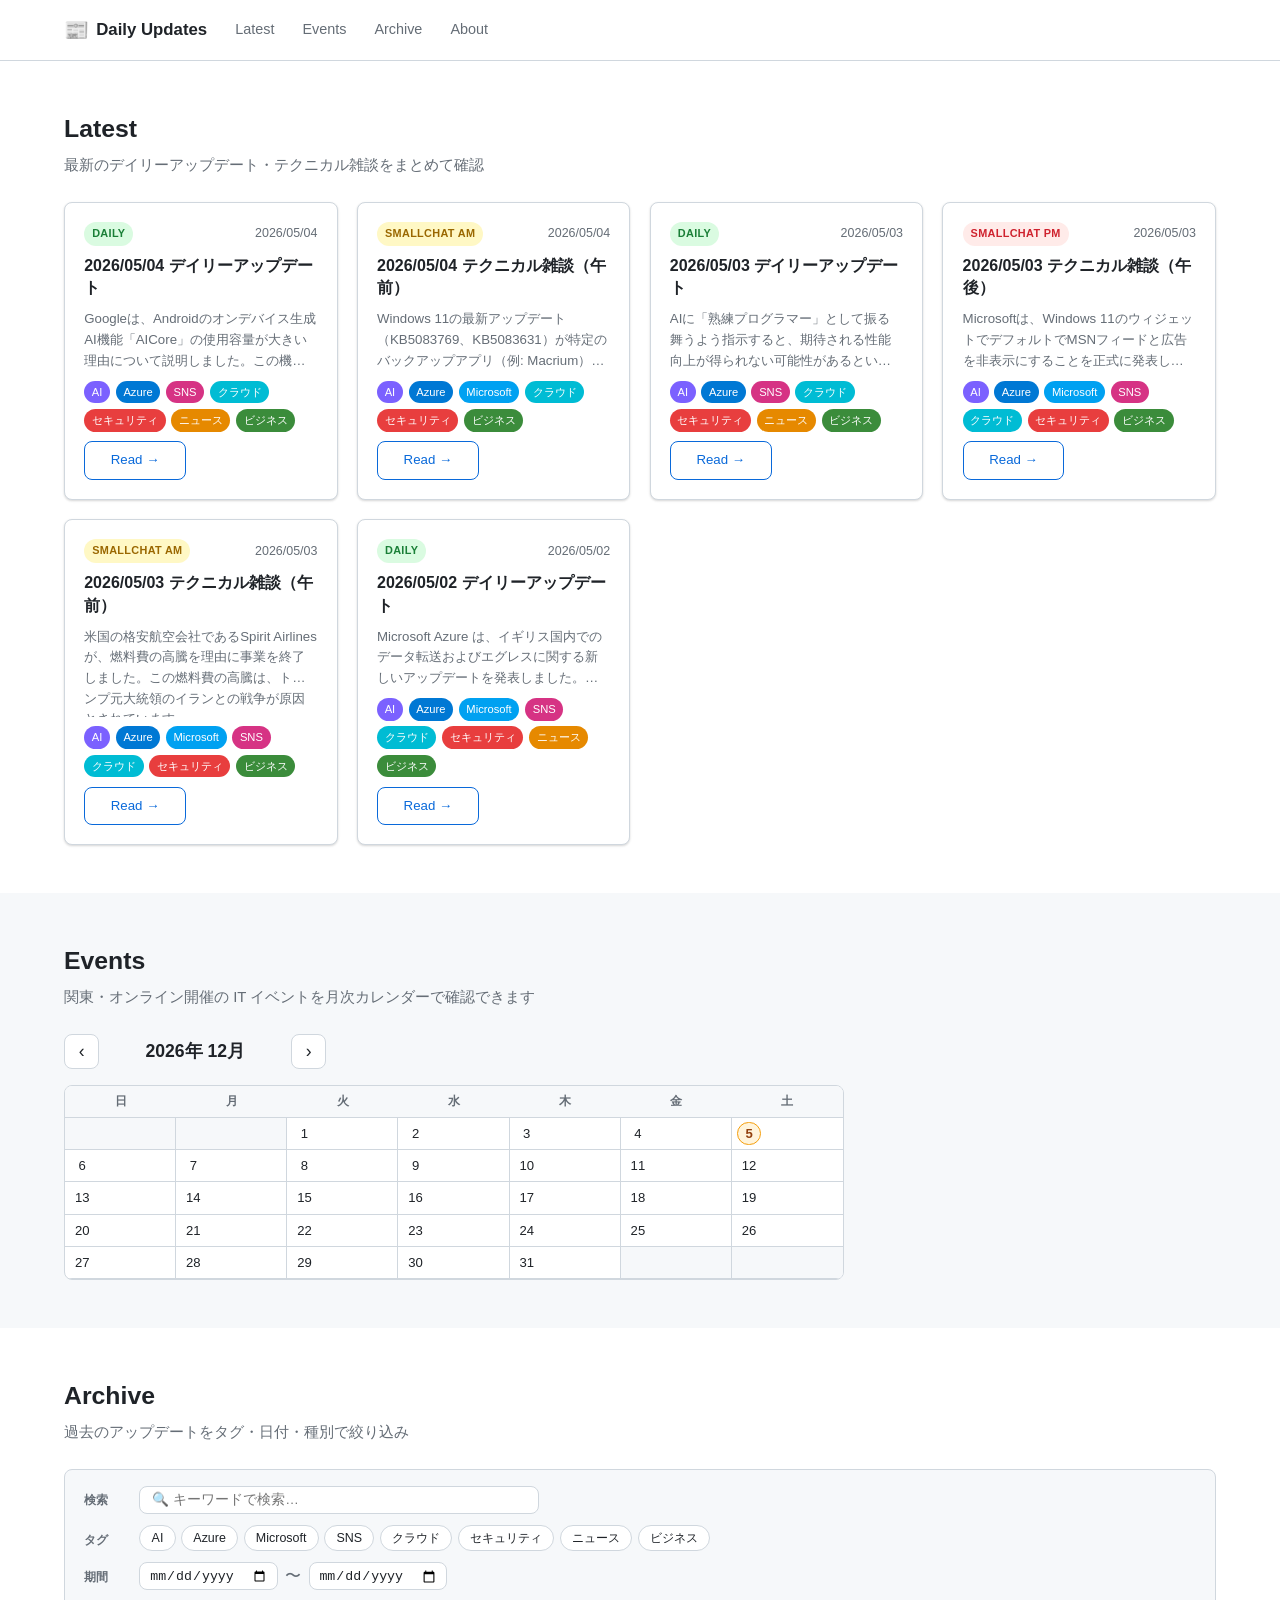
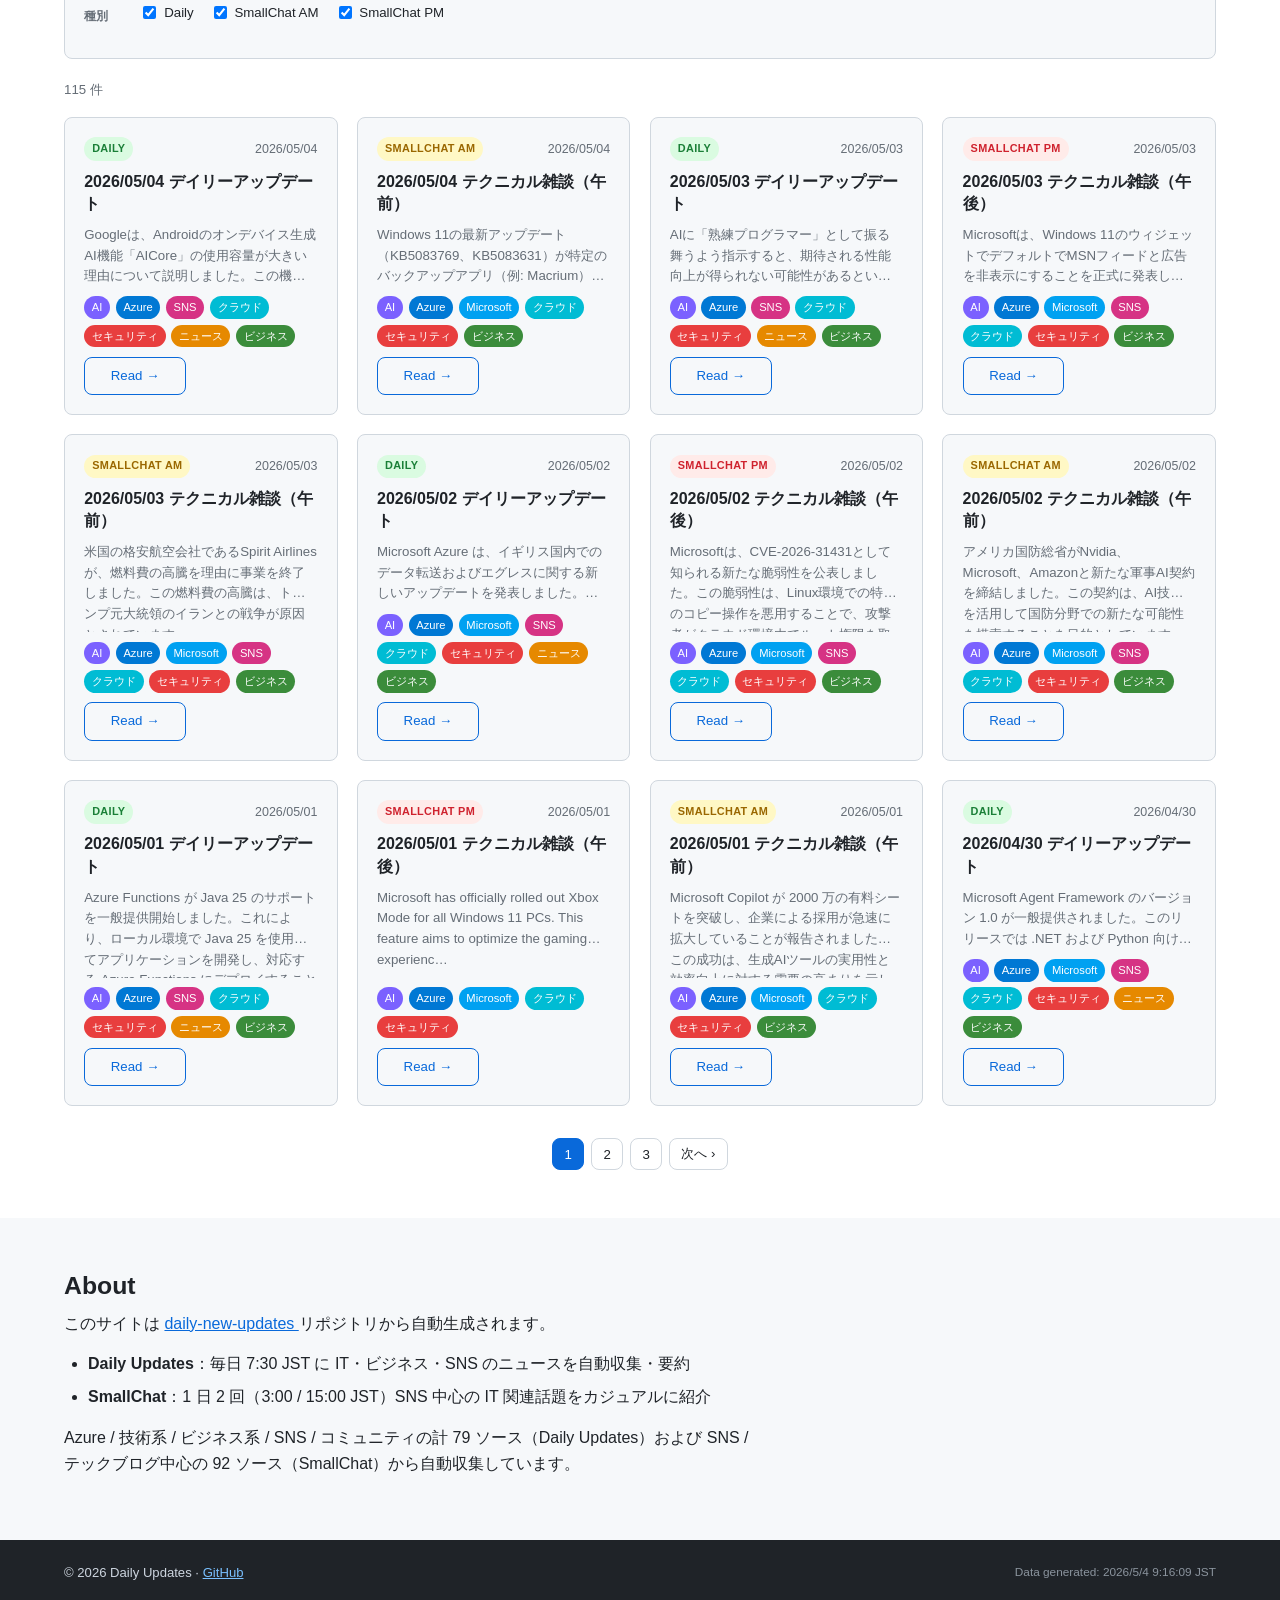
<file: docs/index.html>
<!DOCTYPE html>
<html lang="ja">
<head>
  <meta charset="UTF-8">
  <meta name="viewport" content="width=device-width, initial-scale=1.0">
  <meta name="description" content="Daily Updates — 最新の IT・ビジネスニュースをデイリーで自動収集・要約">
  <meta http-equiv="Cache-Control" content="no-cache, no-store, must-revalidate">
  <meta http-equiv="Pragma" content="no-cache">
  <meta http-equiv="Expires" content="0">
  <title>Daily Updates</title>
  <link rel="stylesheet" href="style.css">
</head>
<body>

  <!-- ===== Header ===== -->
  <header class="site-header">
    <div class="container header-inner">
      <a href="#" class="site-logo">
        <span class="logo-icon">📰</span>
        <span class="logo-text">Daily Updates</span>
      </a>
      <nav class="site-nav" aria-label="メインナビゲーション">
        <a href="#latest">Latest</a>
        <a href="#events">Events</a>
        <a href="#archive">Archive</a>
        <a href="#about">About</a>
      </nav>
    </div>
  </header>

  <main>

    <!-- ===== Latest Section ===== -->
    <section id="latest" class="section-latest">
      <div class="container">
        <h2 class="section-title">Latest</h2>
        <p class="section-subtitle">最新のデイリーアップデート・テクニカル雑談をまとめて確認</p>
        <div id="latest-grid" class="cards-grid" aria-live="polite">
          <div class="loading">データを読み込み中…</div>
        </div>
      </div>
    </section>

    <!-- ===== Events Calendar Section ===== -->
    <section id="events" class="section-events">
      <div class="container">
        <h2 class="section-title">Events</h2>
        <p class="section-subtitle">関東・オンライン開催の IT イベントを月次カレンダーで確認できます</p>

        <div id="calendar-widget" class="calendar-widget">

          <!-- Loading state -->
          <p id="cal-loading" class="loading">イベントデータを読み込み中…</p>

          <!-- Month navigation -->
          <div class="cal-nav" aria-label="月ナビゲーション">
            <button type="button" id="cal-prev" class="cal-nav-btn" aria-label="前の月">‹</button>
            <span id="cal-month-label" class="cal-month-label" aria-live="polite"></span>
            <button type="button" id="cal-next" class="cal-nav-btn" aria-label="次の月">›</button>
          </div>

          <!-- Calendar grid -->
          <div class="cal-grid" role="grid" aria-label="イベントカレンダー">
            <div class="cal-grid-header" role="row">
              <div role="columnheader" aria-label="日曜日">日</div>
              <div role="columnheader" aria-label="月曜日">月</div>
              <div role="columnheader" aria-label="火曜日">火</div>
              <div role="columnheader" aria-label="水曜日">水</div>
              <div role="columnheader" aria-label="木曜日">木</div>
              <div role="columnheader" aria-label="金曜日">金</div>
              <div role="columnheader" aria-label="土曜日">土</div>
            </div>
            <div id="cal-days" class="cal-days" role="rowgroup"></div>
          </div>

          <!-- Day detail panel -->
          <div id="cal-day-panel" class="cal-day-panel" hidden aria-live="polite">
            <div class="cal-day-panel-header">
              <span id="cal-day-title" class="cal-day-title"></span>
              <button id="cal-close-panel" class="cal-close-btn" aria-label="閉じる">✕</button>
            </div>
            <ul id="cal-events-list" class="cal-events-list" aria-label="イベント一覧"></ul>
          </div>

        </div>
      </div>
    </section>

    <!-- ===== Archive Section ===== -->
    <section id="archive" class="section-archive">
      <div class="container">
        <h2 class="section-title">Archive</h2>
        <p class="section-subtitle">過去のアップデートをタグ・日付・種別で絞り込み</p>

        <!-- Filters -->
        <div class="filters-bar" role="search" aria-label="アーカイブフィルター">

          <div class="filter-row">
            <span class="filter-label">検索</span>
            <div class="search-filter">
              <label for="global-search" class="sr-only">アーカイブを検索</label>
              <input type="search" id="global-search" class="search-input" placeholder="🔍 キーワードで検索…" autocomplete="off">
              <button id="clear-search" class="btn-clear" style="display:none" aria-label="検索をクリア">✕ クリア</button>
            </div>
          </div>

          <div class="filter-row">
            <span class="filter-label" id="tag-filter-label">タグ</span>
            <div id="tag-filters" class="tag-filter-list" role="group" aria-labelledby="tag-filter-label"></div>
            <button id="clear-tags" class="btn-clear" style="display:none" aria-label="タグフィルターをクリア">✕ クリア</button>
          </div>

          <div class="filter-row">
            <span class="filter-label">期間</span>
            <div class="date-filter">
              <label for="date-from" class="sr-only">開始日</label>
              <input type="date" id="date-from" class="date-input" aria-label="開始日">
              <span class="date-sep" aria-hidden="true">〜</span>
              <label for="date-to" class="sr-only">終了日</label>
              <input type="date" id="date-to" class="date-input" aria-label="終了日">
              <button id="clear-dates" class="btn-clear" style="display:none" aria-label="日付フィルターをクリア">✕ クリア</button>
            </div>
          </div>

          <div class="filter-row">
            <span class="filter-label" id="type-filter-label">種別</span>
            <div class="type-filter" role="group" aria-labelledby="type-filter-label">
              <label class="type-checkbox"><input type="checkbox" value="daily" checked> Daily</label>
              <label class="type-checkbox"><input type="checkbox" value="smallchat_am" checked> SmallChat AM</label>
              <label class="type-checkbox"><input type="checkbox" value="smallchat_pm" checked> SmallChat PM</label>
            </div>
            <button id="clear-types" class="btn-clear" style="display:none" aria-label="種別フィルターをクリア">✕ クリア</button>
          </div>

          <div class="filter-actions">
            <button id="clear-all" class="btn-clear-all" style="display:none" aria-label="すべてのフィルターをクリア">🔄 すべてクリア</button>
          </div>

        </div><!-- /filters-bar -->

        <p id="archive-count" class="archive-count" aria-live="polite"></p>
        <div id="archive-grid" class="cards-grid" aria-live="polite"></div>
        <nav id="pagination" class="pagination" aria-label="ページネーション"></nav>

      </div>
    </section>

    <!-- ===== About Section ===== -->
    <section id="about" class="section-about">
      <div class="container">
        <h2 class="section-title">About</h2>
        <div class="about-content">
          <p>
            このサイトは
            <a href="https://github.com/usagiandkamex/daily-new-updates" target="_blank" rel="noopener">
              daily-new-updates
            </a>
            リポジトリから自動生成されます。
          </p>
          <ul>
            <li><strong>Daily Updates</strong>：毎日 7:30 JST に IT・ビジネス・SNS のニュースを自動収集・要約</li>
            <li><strong>SmallChat</strong>：1 日 2 回（3:00 / 15:00 JST）SNS 中心の IT 関連話題をカジュアルに紹介</li>
          </ul>
          <p>Azure / 技術系 / ビジネス系 / SNS / コミュニティの計 79 ソース（Daily Updates）および SNS / テックブログ中心の 92 ソース（SmallChat）から自動収集しています。</p>
        </div>
      </div>
    </section>

  </main>

  <!-- ===== Footer ===== -->
  <footer class="site-footer">
    <div class="container footer-inner">
      <p>© 2026 Daily Updates ·
        <a href="https://github.com/usagiandkamex/daily-new-updates" target="_blank" rel="noopener">GitHub</a>
      </p>
      <p id="footer-generated" class="footer-generated"></p>
    </div>
  </footer>

  <script src="app.js"></script>
  <script src="calendar.js"></script>
</body>
</html>
</file>
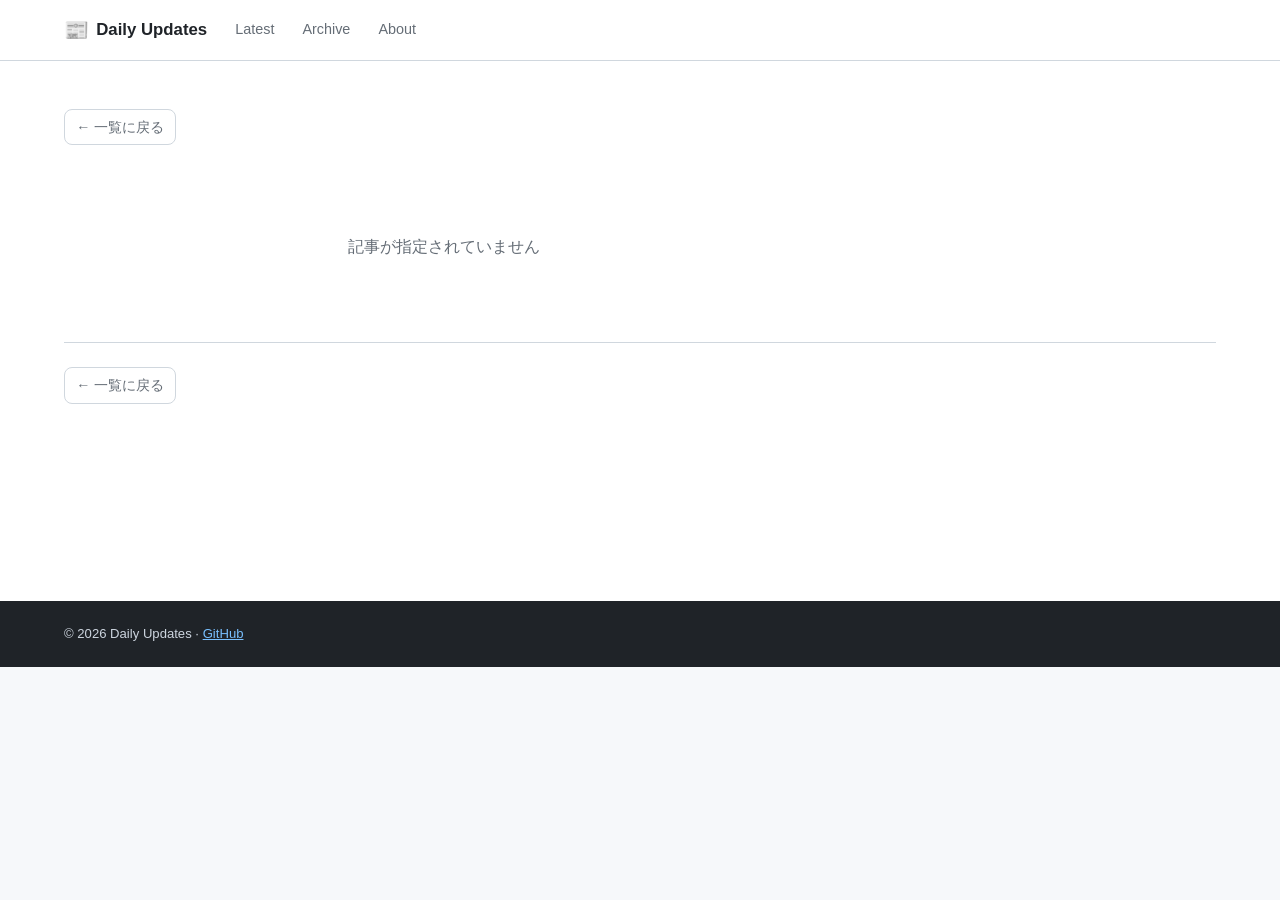
<file: docs/article.html>
<!DOCTYPE html>
<html lang="ja">
<head>
  <meta charset="UTF-8">
  <meta name="viewport" content="width=device-width, initial-scale=1.0">
  <meta name="description" content="Daily Updates — 記事詳細">
  <meta http-equiv="Cache-Control" content="no-cache, no-store, must-revalidate">
  <meta http-equiv="Pragma" content="no-cache">
  <meta http-equiv="Expires" content="0">
  <title>Daily Updates</title>
  <link rel="stylesheet" href="style.css">
</head>
<body>

  <!-- ===== Header ===== -->
  <header class="site-header">
    <div class="container header-inner">
      <a href="index.html" class="site-logo">
        <span class="logo-icon">📰</span>
        <span class="logo-text">Daily Updates</span>
      </a>
      <nav class="site-nav" aria-label="メインナビゲーション">
        <a href="index.html#latest">Latest</a>
        <a href="index.html#archive">Archive</a>
        <a href="index.html#about">About</a>
      </nav>
    </div>
  </header>

  <main>
    <section class="section-article">
      <div class="container">
        <a href="index.html" class="btn-back">← 一覧に戻る</a>
        <div id="article-meta" class="article-meta"></div>
        <article id="article-body" class="article-body">
          <div class="loading">記事を読み込み中…</div>
        </article>
        <div class="article-footer-nav">
          <a href="index.html" class="btn-back">← 一覧に戻る</a>
        </div>
      </div>
    </section>
  </main>

  <!-- ===== Footer ===== -->
  <footer class="site-footer">
    <div class="container footer-inner">
      <p>© 2026 Daily Updates ·
        <a href="https://github.com/usagiandkamex/daily-new-updates" target="_blank" rel="noopener">GitHub</a>
      </p>
    </div>
  </footer>

  <script src="article.js"></script>
</body>
</html>
</file>
<file: docs/style.css>
/* ===================================================================
   Daily Updates — GitHub Pages stylesheet
   =================================================================== */

/* ---------- CSS custom properties --------------------------------- */
:root {
  --bg:          #f6f8fa;
  --surface:     #ffffff;
  --border:      #d0d7de;
  --primary:     #0969da;
  --text:        #1f2328;
  --muted:       #656d76;

  /* badge colours */
  --badge-daily-c:  #1a7f37;
  --badge-daily-bg: #dafbe1;
  --badge-am-c:     #9a6700;
  --badge-am-bg:    #fff8c5;
  --badge-pm-c:     #cf222e;
  --badge-pm-bg:    #ffebe9;
  --badge-note-c:   #8250df;
  --badge-note-bg:  #fbefff;

  /* tag pill colours */
  --tag-azure:     #0078d4;
  --tag-ai:        #7b61ff;
  --tag-microsoft: #00a1f1;
  --tag-security:  #e83e3e;
  --tag-cloud:     #00bcd4;
  --tag-news:      #e68900;
  --tag-business:  #3b8c3b;
  --tag-sns:       #d63384;
  --tag-default:   #6c757d;

  --radius:     8px;
  --shadow-sm:  0 1px 3px rgba(0,0,0,.10), 0 1px 2px rgba(0,0,0,.07);
  --shadow-md:  0 4px 12px rgba(0,0,0,.13);
  --ease:       .18s ease;
}

/* ---------- Reset / base ----------------------------------------- */
*, *::before, *::after { box-sizing: border-box; }

body {
  margin: 0;
  font-family:
    -apple-system, BlinkMacSystemFont,
    "Segoe UI", "Hiragino Sans", "Noto Sans JP",
    sans-serif;
  background: var(--bg);
  color: var(--text);
  line-height: 1.65;
}

.sr-only {
  position: absolute; width: 1px; height: 1px;
  padding: 0; margin: -1px; overflow: hidden;
  clip: rect(0,0,0,0); white-space: nowrap; border: 0;
}

a { color: var(--primary); }

/* ---------- Layout helpers --------------------------------------- */
.container {
  max-width: 1200px;
  margin: 0 auto;
  padding: 0 1.5rem;
}

/* ---------- Header ----------------------------------------------- */
.site-header {
  background: var(--surface);
  border-bottom: 1px solid var(--border);
  position: sticky;
  top: 0;
  z-index: 100;
}

.header-inner {
  display: flex;
  align-items: center;
  gap: 1.25rem;
  height: 60px;
}

.site-logo {
  display: flex;
  align-items: center;
  gap: .45rem;
  text-decoration: none;
  color: var(--text);
  font-weight: 700;
  font-size: 1.05rem;
  white-space: nowrap;
  flex-shrink: 0;
}
.logo-icon { font-size: 1.25rem; }

.site-nav {
  display: flex;
  gap: .75rem;
  flex: 1;
}
.site-nav a {
  color: var(--muted);
  text-decoration: none;
  font-size: .9rem;
  padding: .25rem .5rem;
  border-radius: var(--radius);
  transition: color var(--ease), background var(--ease);
}
.site-nav a:hover { color: var(--text); background: var(--bg); }

/* ---------- Sections --------------------------------------------- */
section { padding: 3rem 0; }

.section-latest  { background: var(--surface); }
.section-sns     { background: var(--bg); }
.section-archive { background: var(--surface); }
.section-about   { background: var(--bg); }

.section-title {
  font-size: 1.55rem;
  font-weight: 700;
  margin: 0 0 .2rem;
}
.section-subtitle {
  color: var(--muted);
  margin: 0 0 1.5rem;
  font-size: .93rem;
}

/* ---------- Cards grid ------------------------------------------- */
.cards-grid {
  display: grid;
  grid-template-columns: repeat(auto-fill, minmax(270px, 1fr));
  gap: 1.2rem;
}

/* ---------- Card ------------------------------------------------- */
.card {
  background: var(--surface);
  border: 1px solid var(--border);
  border-radius: var(--radius);
  padding: 1.2rem;
  display: flex;
  flex-direction: column;
  gap: .6rem;
  transition: box-shadow var(--ease), transform var(--ease);
}
.card:hover {
  box-shadow: var(--shadow-md);
  transform: translateY(-2px);
}
.section-latest .card  { box-shadow: var(--shadow-sm); }
.section-archive .card { background: var(--bg); }
.section-archive .card:hover { background: var(--surface); }

.card-header {
  display: flex;
  align-items: center;
  gap: .5rem;
}

/* badges */
.badge {
  display: inline-block;
  font-size: .68rem;
  font-weight: 700;
  padding: .18rem .5rem;
  border-radius: 20px;
  letter-spacing: .03em;
  text-transform: uppercase;
  flex-shrink: 0;
}
.badge-daily  { color: var(--badge-daily-c);  background: var(--badge-daily-bg); }
.badge-sm-am  { color: var(--badge-am-c);     background: var(--badge-am-bg); }
.badge-sm-pm  { color: var(--badge-pm-c);     background: var(--badge-pm-bg); }
.badge-note   { color: var(--badge-note-c);   background: var(--badge-note-bg); }

.card-date {
  font-size: .78rem;
  color: var(--muted);
  margin-left: auto;
}

.card-title {
  font-size: 1rem;
  font-weight: 600;
  margin: 0;
  line-height: 1.4;
}

.card-excerpt {
  font-size: .83rem;
  color: var(--muted);
  margin: 0;
  line-height: 1.55;
  display: -webkit-box;
  -webkit-line-clamp: 3;
  -webkit-box-orient: vertical;
  overflow: hidden;
  flex: 1;
}

/* tag pills */
.card-tags {
  display: flex;
  flex-wrap: wrap;
  gap: .35rem;
}
.tag {
  display: inline-block;
  font-size: .7rem;
  font-weight: 500;
  padding: .13rem .48rem;
  border-radius: 20px;
  color: #fff;
  cursor: pointer;
  transition: opacity var(--ease);
}
.tag:hover { opacity: .8; }

.tag-azure     { background: var(--tag-azure); }
.tag-ai        { background: var(--tag-ai); }
.tag-microsoft { background: var(--tag-microsoft); }
.tag-security, .tag-セキュリティ { background: var(--tag-security); }
.tag-cloud, .tag-クラウド { background: var(--tag-cloud); }
.tag-news, .tag-ニュース  { background: var(--tag-news); }
.tag-business, .tag-ビジネス { background: var(--tag-business); }
.tag-sns       { background: var(--tag-sns); }
.tag-default   { background: var(--tag-default); }

/* card footer */
.card-footer { margin-top: auto; }

.btn-read {
  display: inline-block;
  color: var(--primary);
  text-decoration: none;
  font-size: .83rem;
  font-weight: 500;
  padding: .45rem 1.6rem;
  border: 1px solid var(--primary);
  border-radius: var(--radius);
  transition: background var(--ease), color var(--ease);
  text-align: center;
}
.btn-read:hover { background: var(--primary); color: #fff; }

/* ---------- note card (SNS section) ------------------------------ */
.note-card {
  background: var(--surface);
  border: 1px solid var(--border);
  border-radius: var(--radius);
  padding: 1.5rem 2rem;
  display: inline-flex;
  align-items: center;
  gap: 1.5rem;
  box-shadow: var(--shadow-sm);
  transition: box-shadow var(--ease);
  max-width: 480px;
}
.note-card:hover { box-shadow: var(--shadow-md); }

.note-icon { font-size: 2.5rem; flex-shrink: 0; }

.note-info h3 { margin: 0 0 .25rem; font-size: 1.1rem; }
.note-info p  { margin: 0 0 .75rem; color: var(--muted); font-size: .9rem; }

.btn-open {
  display: inline-block;
  background: var(--badge-note-c);
  color: #fff;
  text-decoration: none;
  padding: .45rem 1.2rem;
  border-radius: var(--radius);
  font-weight: 600;
  font-size: .88rem;
  transition: opacity var(--ease);
}
.btn-open:hover { opacity: .85; }

/* ---------- Filter bar ------------------------------------------- */
.filters-bar {
  border: 1px solid var(--border);
  border-radius: var(--radius);
  padding: 1rem 1.2rem;
  margin-bottom: 1.25rem;
  display: flex;
  flex-direction: column;
  gap: .7rem;
  background: var(--bg);
}

.filter-row {
  display: flex;
  align-items: flex-start;
  gap: .65rem;
  flex-wrap: wrap;
}
.filter-label {
  font-size: .78rem;
  font-weight: 600;
  color: var(--muted);
  padding-top: .3rem;
  min-width: 2.8rem;
  flex-shrink: 0;
}

/* tag filter buttons */
.tag-filter-list {
  display: flex;
  flex-wrap: wrap;
  gap: .35rem;
}
.tag-filter-btn {
  font-size: .78rem;
  padding: .22rem .7rem;
  border-radius: 20px;
  border: 1px solid var(--border);
  background: var(--surface);
  cursor: pointer;
  color: var(--text);
  transition: all var(--ease);
}
.tag-filter-btn:hover { border-color: var(--primary); color: var(--primary); }
.tag-filter-btn.active {
  background: var(--primary);
  border-color: var(--primary);
  color: #fff;
}

/* date filter */
.date-filter {
  display: flex;
  align-items: center;
  gap: .45rem;
  flex-wrap: wrap;
}
.date-input {
  border: 1px solid var(--border);
  border-radius: var(--radius);
  padding: .28rem .55rem;
  font-size: .83rem;
  background: var(--surface);
  color: var(--text);
  outline: none;
  cursor: pointer;
}
.date-input:focus { border-color: var(--primary); }
.date-sep { color: var(--muted); }

/* type filter */
.type-filter {
  display: flex;
  gap: 1rem;
  flex-wrap: wrap;
}
.type-checkbox {
  display: flex;
  align-items: center;
  gap: .3rem;
  font-size: .83rem;
  cursor: pointer;
}

/* clear button */
.btn-clear {
  border: none;
  background: none;
  color: var(--muted);
  font-size: .78rem;
  cursor: pointer;
  padding: .22rem .5rem;
  border-radius: var(--radius);
  transition: color var(--ease), background var(--ease);
}
.btn-clear:hover { color: var(--text); background: var(--border); }

/* search filter in archive */
.search-filter {
  display: flex;
  align-items: center;
  gap: .45rem;
  flex: 1;
  min-width: 0;
}
.search-input {
  border: 1px solid var(--border);
  border-radius: var(--radius);
  padding: .35rem .75rem;
  font-size: .85rem;
  background: var(--surface);
  color: var(--text);
  outline: none;
  flex: 1;
  min-width: 120px;
  max-width: 400px;
  transition: border-color var(--ease);
}
.search-input:focus { border-color: var(--primary); }

/* clear all button */
.filter-actions {
  display: flex;
  justify-content: flex-end;
  padding-top: .25rem;
}
.btn-clear-all {
  border: 1px solid var(--border);
  background: var(--surface);
  color: var(--muted);
  font-size: .8rem;
  font-weight: 500;
  cursor: pointer;
  padding: .35rem .9rem;
  border-radius: var(--radius);
  transition: color var(--ease), background var(--ease), border-color var(--ease);
}
.btn-clear-all:hover { color: var(--text); background: var(--border); border-color: var(--text); }

/* ---------- Archive result count --------------------------------- */
.archive-count {
  font-size: .83rem;
  color: var(--muted);
  margin: 0 0 1rem;
}

/* ---------- Pagination ------------------------------------------- */
.pagination {
  display: flex;
  justify-content: center;
  gap: .45rem;
  margin-top: 2rem;
  flex-wrap: wrap;
}
.page-btn {
  padding: .38rem .7rem;
  border: 1px solid var(--border);
  border-radius: var(--radius);
  background: var(--surface);
  cursor: pointer;
  font-size: .83rem;
  color: var(--text);
  transition: all var(--ease);
}
.page-btn:hover { border-color: var(--primary); color: var(--primary); }
.page-btn.active { background: var(--primary); border-color: var(--primary); color: #fff; }
.page-btn:disabled { opacity: .4; cursor: default; }

/* ---------- About section ---------------------------------------- */
.about-content { max-width: 700px; }
.about-content p  { margin: 0 0 .9rem; }
.about-content ul { margin: 0 0 .9rem; padding-left: 1.5rem; }
.about-content li { margin-bottom: .4rem; }

/* ---------- Footer ----------------------------------------------- */
.site-footer {
  background: #1f2328;
  color: #cdd5df;
  padding: 1.4rem 0;
}
.footer-inner {
  display: flex;
  justify-content: space-between;
  align-items: center;
  flex-wrap: wrap;
  gap: .4rem;
}
.footer-inner p  { margin: 0; font-size: .82rem; }
.footer-inner a  { color: #79c0ff; }
.footer-generated { color: #8b949e !important; font-size: .74rem !important; }

/* ---------- State helpers ---------------------------------------- */
.loading, .empty-state {
  text-align: center;
  padding: 2.5rem 1rem;
  color: var(--muted);
  grid-column: 1 / -1;
}
.empty-state-icon { font-size: 2rem; margin-bottom: .5rem; }

mark.hl {
  background: #fff3cd;
  border-radius: 2px;
  padding: 0 1px;
}

/* ---------- Article detail page ---------------------------------- */
.section-article { background: var(--surface); min-height: 60vh; }

.btn-back {
  display: inline-block;
  color: var(--muted);
  text-decoration: none;
  font-size: .88rem;
  padding: .35rem .7rem;
  border: 1px solid var(--border);
  border-radius: var(--radius);
  margin-bottom: 1.5rem;
  transition: background var(--ease), color var(--ease);
}
.btn-back:hover { background: var(--bg); color: var(--text); }

.article-meta { margin-bottom: 1.5rem; }

.article-header { border-bottom: 1px solid var(--border); padding-bottom: 1.2rem; }

.article-header-row {
  display: flex;
  align-items: center;
  gap: .75rem;
  flex-wrap: wrap;
  margin-bottom: .75rem;
}

.article-date { font-size: .83rem; color: var(--muted); }

.article-github-link {
  font-size: .83rem;
  color: var(--muted);
  text-decoration: none;
  margin-left: auto;
  transition: color var(--ease);
}
.article-github-link:hover { color: var(--primary); }

.article-title {
  font-size: 1.5rem;
  font-weight: 700;
  margin: 0 0 .75rem;
  line-height: 1.35;
}

.article-body {
  max-width: 760px;
  line-height: 1.8;
  margin-top: 1.5rem;
}

.article-body h1 { font-size: 1.4rem; font-weight: 700; margin: 1.8rem 0 .6rem; border-bottom: 1px solid var(--border); padding-bottom: .4rem; }
.article-body h2 { font-size: 1.15rem; font-weight: 700; margin: 1.6rem 0 .5rem; border-bottom: 1px solid var(--border); padding-bottom: .35rem; }
.article-body h3 { font-size: 1rem; font-weight: 600; margin: 1.2rem 0 .4rem; }
.article-body p  { margin: 0 0 .9rem; }
.article-body hr { border: none; border-top: 1px solid var(--border); margin: 1.5rem 0; }
.article-body a  { color: var(--primary); }
.article-body a:hover { text-decoration: underline; }
.article-body strong { font-weight: 600; }

.article-footer-nav { margin-top: 2.5rem; padding-top: 1.5rem; border-top: 1px solid var(--border); }

/* ---------- Events Calendar section ------------------------------ */
.section-events { background: var(--bg); }

.calendar-widget {
  max-width: 780px;
}

/* Month navigation */
.cal-nav {
  display: flex;
  align-items: center;
  gap: 1rem;
  margin-bottom: 1rem;
}
.cal-nav-btn {
  background: var(--surface);
  border: 1px solid var(--border);
  border-radius: var(--radius);
  width: 2.2rem;
  height: 2.2rem;
  font-size: 1.1rem;
  cursor: pointer;
  color: var(--text);
  display: flex;
  align-items: center;
  justify-content: center;
  transition: background var(--ease), border-color var(--ease);
  flex-shrink: 0;
}
.cal-nav-btn:hover {
  background: var(--bg);
  border-color: var(--primary);
  color: var(--primary);
}
.cal-month-label {
  font-size: 1.1rem;
  font-weight: 700;
  min-width: 10rem;
  text-align: center;
}

/* Calendar grid */
.cal-grid {
  border: 1px solid var(--border);
  border-radius: var(--radius);
  overflow: hidden;
  background: var(--surface);
}
.cal-grid-header {
  display: grid;
  grid-template-columns: repeat(7, 1fr);
  background: var(--bg);
  border-bottom: 1px solid var(--border);
}
.cal-grid-header > div {
  text-align: center;
  font-size: .75rem;
  font-weight: 700;
  color: var(--muted);
  padding: .35rem 0;
}
.cal-days {
  display: block;
}
.cal-row {
  display: grid;
  grid-template-columns: repeat(7, 1fr);
}

/* Day cells */
.cal-cell {
  min-height: 2rem;
  border-right: 1px solid var(--border);
  border-bottom: 1px solid var(--border);
  padding: .25rem .35rem;
  position: relative;
  display: flex;
  flex-direction: row;
  align-items: center;
  gap: .25rem;
  overflow: hidden;
}
.cal-cell:nth-child(7n) { border-right: none; }

.cal-cell-empty {
  background: var(--bg);
}

.cal-cell-has-events {
  cursor: pointer;
  transition: background var(--ease);
}
.cal-cell-has-events:hover {
  background: #f0f6ff;
}

/* Interactive button nested inside a gridcell for event-having days.
   Strip native button chrome so it blends with the surrounding cell. */
.cal-cell-button {
  display: flex;
  flex-direction: row;
  align-items: center;
  gap: .25rem;
  width: 100%;
  height: 100%;
  padding: 0;
  margin: 0;
  background: transparent;
  border: none;
  color: inherit;
  font: inherit;
  text-align: left;
  cursor: pointer;
}
.cal-cell-button:focus-visible {
  outline: 2px solid var(--primary);
  outline-offset: -2px;
}

.cal-cell-today .cal-day-num {
  --cal-today-bg: #fff4db;
  --cal-today-fg: #92400e;
  --cal-today-border: #f59e0b;
  background: var(--cal-today-bg);
  color: var(--cal-today-fg);
  border: 1px solid var(--cal-today-border);
  border-radius: 50%;
  width: 1.45rem;
  height: 1.45rem;
  display: flex;
  align-items: center;
  justify-content: center;
  font-weight: 700;
}

.cal-cell-selected {
  background: #e8f1ff;
  outline: 2px solid var(--primary);
  outline-offset: -2px;
}

.cal-day-num {
  font-size: .82rem;
  font-weight: 500;
  line-height: 1.45rem;
  min-width: 1.45rem;
  text-align: center;
}

.cal-event-count {
  --cal-event-count-size: 1.1rem;
  display: inline-flex;
  align-items: center;
  justify-content: center;
  position: absolute;
  top: .125rem;
  right: .125rem;
  background: var(--primary);
  color: var(--surface);
  font-size: .62rem;
  font-weight: 700;
  min-width: var(--cal-event-count-size);
  height: var(--cal-event-count-size);
  padding: 0 .2rem;
  border-radius: 999px;
  box-sizing: border-box;
  line-height: 1;
  box-shadow: 0 0 0 1px var(--surface);
}

/* Day detail panel */
.cal-day-panel {
  margin-top: 1.2rem;
  border: 1px solid var(--border);
  border-radius: var(--radius);
  background: var(--surface);
  overflow: hidden;
}
.cal-day-panel-header {
  display: flex;
  align-items: center;
  justify-content: space-between;
  padding: .75rem 1rem;
  background: var(--bg);
  border-bottom: 1px solid var(--border);
}
.cal-day-title {
  font-weight: 700;
  font-size: .95rem;
}
.cal-close-btn {
  border: none;
  background: none;
  font-size: .9rem;
  cursor: pointer;
  color: var(--muted);
  padding: .2rem .4rem;
  border-radius: var(--radius);
  transition: color var(--ease), background var(--ease);
}
.cal-close-btn:hover { color: var(--text); background: var(--border); }

/* Event list */
.cal-events-list {
  list-style: none;
  margin: 0;
  padding: .5rem 0;
  max-height: 60vh;
  overflow-y: auto;
}
.cal-event-item {
  border-bottom: 1px solid var(--border);
}
.cal-event-item:last-child { border-bottom: none; }

.cal-event-link {
  display: block;
  padding: .85rem 1rem;
  text-decoration: none;
  color: var(--text);
  transition: background var(--ease);
}
a.cal-event-link:hover,
a.cal-event-link:focus,
a.cal-event-link:focus-visible {
  background: #f0f6ff;
}

.cal-event-title {
  font-size: .9rem;
  font-weight: 600;
  display: block;
  margin-bottom: .3rem;
  color: var(--primary);
}
a.cal-event-link:hover .cal-event-title,
a.cal-event-link:focus .cal-event-title,
a.cal-event-link:focus-visible .cal-event-title { text-decoration: underline; }

.cal-event-link--text .cal-event-title { color: var(--text); }

.cal-event-meta {
  display: flex;
  gap: .9rem;
  flex-wrap: wrap;
  margin-bottom: .3rem;
}
.cal-event-time,
.cal-event-place {
  font-size: .78rem;
  color: var(--muted);
}
.cal-event-catch {
  font-size: .78rem;
  color: var(--muted);
  margin: 0;
  display: -webkit-box;
  -webkit-line-clamp: 2;
  -webkit-box-orient: vertical;
  overflow: hidden;
}

.cal-event-empty {
  padding: 1.5rem 1rem;
  text-align: center;
  color: var(--muted);
  font-size: .88rem;
  border-bottom: none;
}

/* ---------- Responsive ------------------------------------------- */
@media (max-width: 768px) {
  .header-inner { height: auto; padding: .65rem 0; flex-wrap: wrap; }
  .site-nav { order: 2; width: 100%; }
  .cards-grid { grid-template-columns: 1fr; }
  .footer-inner { flex-direction: column; text-align: center; }
  .btn-read { display: block; padding: .5rem 2rem; }
  .search-input { max-width: 100%; }
  .cal-cell { min-height: 1.8rem; padding: .15rem .2rem; }
  .cal-event-count {
    --cal-event-count-size: .95rem;
    font-size: .52rem;
    padding: 0 .16rem;
  }
}

@media (max-width: 480px) {
  section { padding: 2rem 0; }
  .note-card { flex-direction: column; text-align: center; max-width: 100%; }
}
</file>
